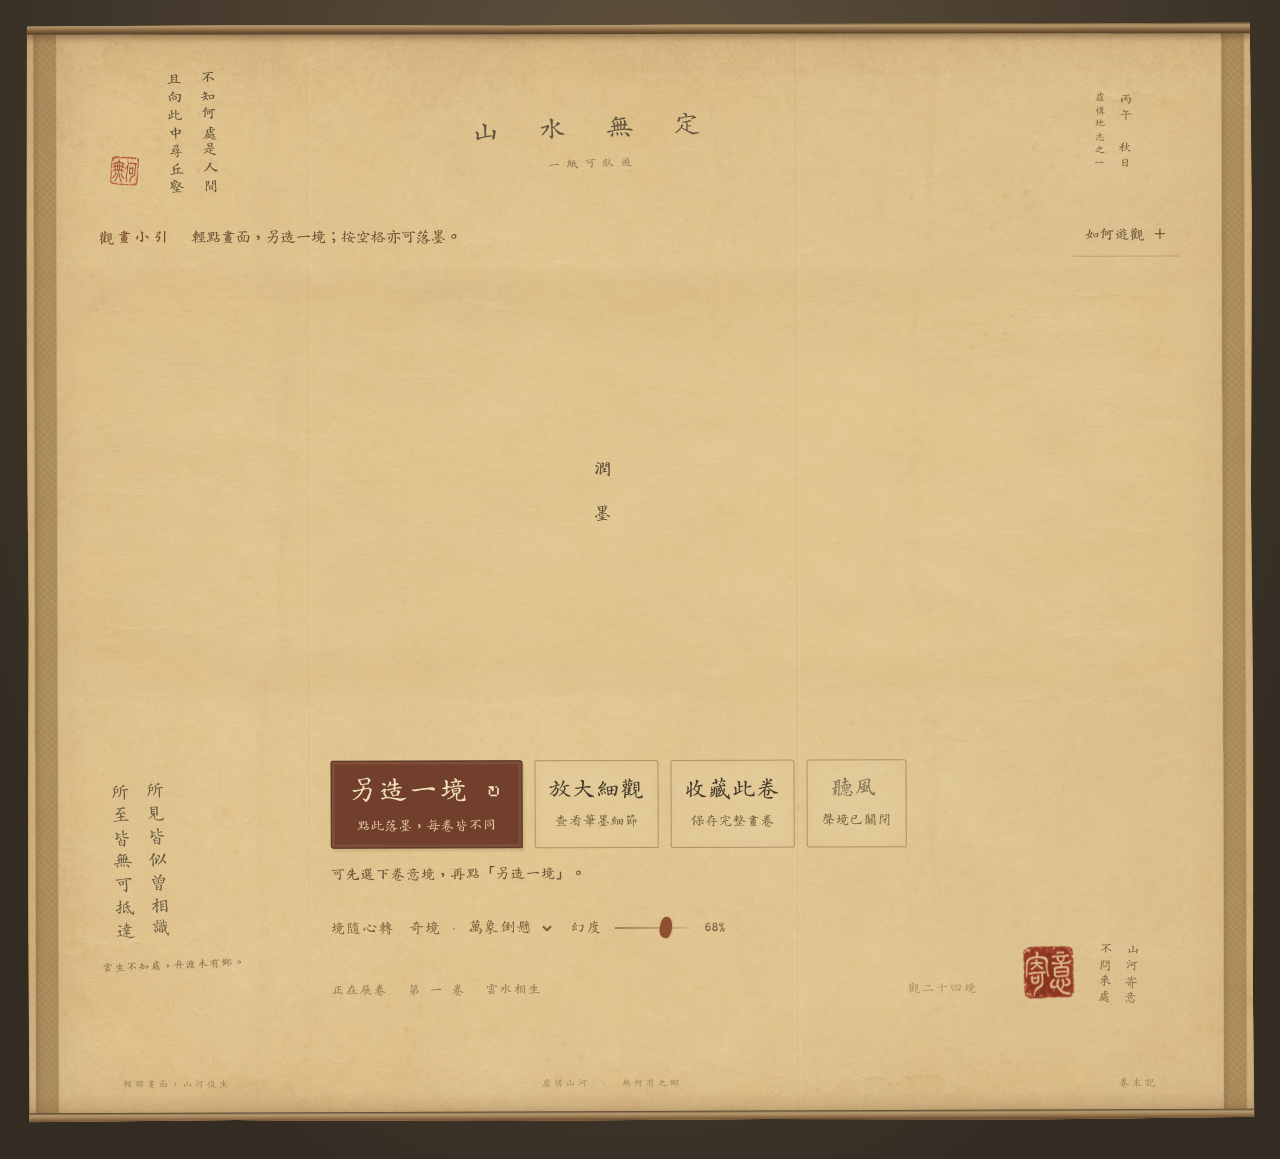
<file: index.html>
<!doctype html>
<html lang="zh-CN">
<head>
<meta charset="utf-8"><meta name="viewport" content="width=device-width,initial-scale=1"><meta name="theme-color" content="#c9ad75">
<meta name="description" content="无何有之乡。一纸虚构山河，二十四境，同入一卷。"><title>無何有之鄉 · 虚构山河卷</title><link rel="stylesheet" href="style.css?v=brush-5">
</head>
<body>
<main class="scroll-page">
  <div class="roller roller-top" aria-hidden="true"></div><div class="roller roller-bottom" aria-hidden="true"></div>
  <div class="silk-edge silk-left" aria-hidden="true"></div><div class="silk-edge silk-right" aria-hidden="true"></div>
  <header class="opening">
    <h1 class="sr-only">無何有之鄉 · 虚构山河卷</h1>
    <div class="opening-note"><span class="small-seal" aria-hidden="true"></span><p>不知何處是人間<br>且向此中尋丘壑</p></div>
    <div class="opening-title"><span>山 水 無 定</span><small>一紙可臥遊</small></div>
    <p class="opening-date">丙午　秋日<br><span>虛構地志之一</span></p>
  </header>
  <section class="view-guide" aria-label="观画指引">
    <p><b>觀畫小引</b><span class="desktop-guide">輕點畫面，另造一境；按空格亦可落墨。</span><span class="phone-guide">左右滑動游觀，輕點畫面即可另造一境。</span></p>
    <button id="guide-toggle" aria-expanded="false" aria-controls="guide-details">如何遊觀 ＋</button>
    <div id="guide-details" hidden><p>一、點「另造一境」，二十四境同時重生。<br>二、手機可左右滑動畫卷，點「全卷」看完整構圖。<br>三、點「放大細觀」看筆觸，點「收藏此卷」保存整幅畫。<br>四、下方可選平遠、奇境或幻境；選好後再造一卷。</p></div>
  </section>
  <section class="artwork" aria-label="虚构山河长卷">
    <div class="painting-viewport" id="painting-viewport" tabindex="0" role="region" aria-label="长卷游观区域，手机可左右滑动"><div class="canvas-wrap"><canvas id="landscape" width="3200" height="1200" tabindex="0" role="button" aria-label="水墨长卷，点击或按回车另造一境" aria-busy="true"></canvas><div id="transition-label" aria-live="polite">展 卷</div></div></div>
    <div class="mobile-navigation"><span>左右展卷，輕觸造境</span><button id="miniature" aria-label="点击缩略图定位画卷"><canvas id="miniature-canvas" width="320" height="120" aria-hidden="true"></canvas><i id="navigator-window" aria-hidden="true"></i></button><button id="overview-toggle" aria-pressed="false">全卷</button></div>
    <p id="load-error" role="alert" hidden></p>
  </section>
  <section class="closing">
    <div class="afterword"><p>所見皆似曾相識<br>所至皆無可抵達</p><span>雲生不知處，舟渡未有鄉。</span></div>
    <div class="interaction">
      <div class="actions" aria-label="观画操作">
        <button id="regenerate" disabled><span class="action-title">另造一境 ↻</span><small>點此落墨，每卷皆不同</small></button>
        <button id="inspect" disabled><span class="action-title">放大細觀</span><small>查看筆墨細節</small></button>
        <button id="save" disabled><span class="action-title">收藏此卷</span><small>保存完整畫卷</small></button>
        <button id="sound" aria-pressed="false"><span class="action-title">聽風</span><small id="sound-status">聲境已關閉</small></button>
      </div>
      <p class="action-hint">可先選下卷意境，再點「另造一境」。</p>
      <div class="composition-tools" aria-label="下卷意境">
        <div class="choice-group"><label for="mode">境隨心轉</label><select id="mode"><option value="wander">平遠 · 山水相續</option><option value="fold" selected>奇境 · 萬象倒懸</option><option value="rift">幻境 · 天地錯置</option></select></div>
        <div class="choice-group"><label class="range-label" for="intensity">幻度</label><input id="intensity" type="range" min="0" max="100" value="68"><output id="intensity-value" for="intensity">68%</output></div>
      </div>
      <div class="quiet-status"><span id="state" role="status">正在展卷</span><span>第 <b id="generation">一</b> 卷</span><span id="composition-name">雲水相生</span><button id="grid" aria-pressed="false"><span>觀二十四境</span></button></div>
    </div>
    <div class="collector-note"><span class="collector-seal" aria-hidden="true"></span><p>山河寄意<br>不問來處</p></div>
  </section>
  <footer><span>輕觸畫面，山河復生</span><span>虛構山河　·　無何有之鄉</span><button id="work-note-toggle" aria-expanded="false" aria-controls="work-note">卷末記</button></footer>
  <p id="work-note" hidden>以《天書》似是而非之意，寄虛構山河於一紙。此為獨立數字作品，非古畫，亦非徐冰作品。水墨圖像由 AI 預先創作，展卷時依山勢、水脈與留白在本機重新造境。</p>
</main>
<dialog id="viewer" aria-labelledby="viewer-title"><div class="viewer-toolbar"><span id="viewer-title">展卷細觀 <small>原大後可左右滑動</small></span><div><button id="zoom-out">全卷</button><button id="zoom-in">原大 ＋</button><button id="viewer-close" aria-label="关闭细观">收卷 ×</button></div></div><div class="viewer-scroll"><img id="detail-image" alt="当前完整水墨画卷"></div></dialog>
<script src="assets/font-library.js?v=brush-5"></script><script src="assets/ink-library.js?v=brush-5"></script><script src="assets/scroll-materials.js?v=colophon-6"></script><script src="assets/wonders-library.js?v=brush-5"></script><script src="app.js?v=colophon-6"></script>
</body></html>
</file>
<file: style.css>
:root{--ink:#453b2c;--faded:#86734e;--cinnabar:#883b28;--paper:#d9c18e;--paper-image:none;--seal-image:none;--font:'Kaiti SC',STKaiti,KaiTi,'Noto Serif CJK SC','Songti SC',SimSun,serif}
*{box-sizing:border-box}html{min-width:300px}body{margin:0;color:var(--ink);font-family:var(--font);background:#3d3427;background-image:radial-gradient(ellipse at 50% 20%,#655540 0%,#342c23 80%);padding:24px 0 38px}button,select{font-family:inherit;color:inherit}button{border:0;background:none;cursor:pointer;font-size:15px;padding:9px 7px;letter-spacing:3px}button:disabled{opacity:.32;cursor:wait}button:hover{color:var(--cinnabar)}button:focus-visible,select:focus-visible,canvas:focus-visible{outline:1px dashed #8e4931;outline-offset:7px}.sr-only{position:absolute;width:1px;height:1px;overflow:hidden;clip-path:inset(50%);white-space:nowrap}
.scroll-page{position:relative;isolation:isolate;width:calc(100% - 54px);max-width:1900px;margin:0 auto;min-height:96vh;padding:0 4.8% 30px;background-color:var(--paper);background-image:linear-gradient(90deg,#6c482328,#e4cc8b00 6%,#f5db9b06 47%,#76522419),var(--paper-image);background-size:100% 100%,100% 100%;box-shadow:0 4px 3px #0006,0 18px 45px #0007,inset 0 0 60px #764b2830;border-top:7px solid #8e7150;border-bottom:9px solid #765b3d;transform:rotate(-.16deg);clip-path:polygon(.12% .1%,18% 0,40% .13%,69% 0,86% .1%,99.86% 0,100% 18%,99.85% 43%,100% 65%,99.9% 89%,100% 99.8%,82% 100%,61% 99.88%,39% 100%,17% 99.85%,.08% 100%,0 75%,.13% 54%,0 32%)}
.scroll-page:before{content:'';position:absolute;inset:0;pointer-events:none;z-index:5;background:linear-gradient(180deg,#4f341f36,transparent 18px,transparent calc(100% - 28px),#5a3c242b),linear-gradient(90deg,transparent 22.9%,#63401f0a 23%,#fff0b213 23.12%,transparent 23.3%,transparent 62.7%,#62422510 62.8%,#ffe3a313 62.9%,transparent 63.15%);box-shadow:inset 0 0 2px #63411a77}
.silk-edge{position:absolute;top:0;bottom:0;width:22px;z-index:-1;opacity:.65;background-color:#977847;background-image:repeating-linear-gradient(45deg,#d8bc7828 0 1px,transparent 1px 5px),repeating-linear-gradient(-45deg,#4d3e2224 0 1px,transparent 1px 5px);box-shadow:inset 2px 0 5px #4a331e66,0 0 0 1px #5c452b33}.silk-left{left:8px}.silk-right{right:8px}
.opening{position:relative;height:190px;display:flex;align-items:center;justify-content:space-between;padding:30px 1.8% 0}.opening-note{display:flex;gap:19px;transform:rotate(-1.5deg);align-items:end;opacity:.85}.opening-note p{writing-mode:vertical-rl;line-height:2.4;letter-spacing:4px;font-size:14px;margin:0}.small-seal{display:block;width:33px;height:35px;background-image:var(--seal-image);background-size:300% 200%;background-position:0 0;transform:rotate(5deg);mix-blend-mode:multiply;opacity:.8;margin-bottom:12px}.opening-title{margin:15px 0 0 -12%;transform:rotate(-2deg);text-align:center}.opening-title>span{font-size:26px;letter-spacing:14px;opacity:.8;filter:url('#ink-rough')}.opening-title small{display:block;font-size:11px;letter-spacing:7px;margin-top:16px;opacity:.6}.opening-date{font-size:12px;letter-spacing:4px;line-height:2.1;writing-mode:vertical-rl;transform:rotate(1deg);color:#75613f;margin:0 3% 0 0}.opening-date span{font-size:10px;letter-spacing:3px;margin-right:8px}
.artwork{position:relative;margin:8px -2.4% 0;transform:rotate(.2deg)}.canvas-wrap{position:relative;aspect-ratio:8/3;cursor:crosshair}canvas{display:block;width:100%;height:100%;background:transparent}#transition-label{position:absolute;left:46%;top:45%;writing-mode:vertical-rl;font-size:17px;letter-spacing:9px;color:#5a4731;pointer-events:none;text-shadow:0 0 14px #e4cd9c,0 0 25px #e4cd9c}#transition-label:empty{display:none}#load-error{font-size:12px;color:var(--cinnabar);text-align:center}
.closing{display:flex;justify-content:space-between;align-items:center;gap:35px;margin:38px 1.5% 0}.afterword{transform:rotate(-2.1deg);min-width:135px}.afterword p{writing-mode:vertical-rl;font-size:18px;letter-spacing:5px;line-height:1.95;margin:0 10px 0 0;opacity:.75}.afterword>span{display:block;font-size:10px;letter-spacing:2px;color:#7e6845;margin:18px 0 0 -7px;white-space:nowrap}.interaction{margin:22px 0 0 5%;flex:1;max-width:650px}.actions{display:flex;align-items:center;gap:29px;transform:rotate(-.5deg)}#regenerate{position:relative;font-size:25px;letter-spacing:5px;line-height:1.2;padding:13px 17px 10px 0;white-space:nowrap}#regenerate:after{content:'';position:absolute;bottom:1px;left:1px;width:92%;height:1px;background:linear-gradient(90deg,#785f3b00,#785f3b90 20%,#785f3b18 83%,transparent);transform:rotate(-2deg)}#regenerate span{display:block;font-size:10px;letter-spacing:5px;text-align:left;margin-top:12px;opacity:.6}.actions>button:not(#regenerate){writing-mode:vertical-rl;min-height:62px;font-size:15px;letter-spacing:6px;padding:4px 8px;opacity:.78;transform:rotate(1deg)}#sound span{font-size:9px;letter-spacing:2px;opacity:.6;margin-right:4px}.composition-tools{display:flex;align-items:center;gap:12px;margin:25px 0 0;font-size:11px;flex-wrap:wrap;color:#76603e}.composition-tools label{letter-spacing:2px}.composition-tools select{border:0;background:transparent;font-size:12px;letter-spacing:1px;padding:4px 8px 4px 0;cursor:pointer;max-width:175px}.range-label{margin-left:16px}.composition-tools input{width:78px;accent-color:#7e5a39;cursor:pointer;height:12px}.composition-tools output{font-size:9px;letter-spacing:1px;min-width:25px}.quiet-status{display:flex;align-items:center;gap:20px;color:#8c7550;font-size:10px;letter-spacing:2px;margin:16px 0 0}.quiet-status b{font-weight:400}.quiet-status button{font-size:10px;letter-spacing:2px;padding:0;margin-left:auto;opacity:.65}.collector-note{display:flex;align-items:end;gap:12px;transform:rotate(3deg);margin-right:3%;align-self:end;padding-bottom:6px}.collector-note p{writing-mode:vertical-rl;font-size:12px;letter-spacing:4px;line-height:2.2;margin:0;color:#7a6442}.collector-seal{display:block;width:58px;height:62px;background-image:var(--seal-image);background-size:300% 200%;background-position:100% 100%;mix-blend-mode:multiply;opacity:.85;transform:rotate(-5deg)}
footer{display:flex;justify-content:space-between;gap:20px;margin:65px 3% 0;color:#8c7550;font-size:9px;letter-spacing:3px;align-items:center;opacity:.8}footer span:nth-child(2){margin-right:12%}footer button{font-size:10px;letter-spacing:3px;color:#846c47;padding:2px}#work-note{max-width:550px;margin:23px 4% 0 auto;font-size:11px;letter-spacing:1px;line-height:2.2;color:#806846}
dialog{width:96vw;max-width:1900px;padding:0;background:#d9c18e;border:8px solid #957345;color:var(--ink);box-shadow:0 20px 90px #0008}dialog::backdrop{background:#231c13db;backdrop-filter:blur(5px)}.viewer-toolbar{display:flex;align-items:center;justify-content:space-between;padding:9px 22px;font-size:14px;background:var(--paper-image);background-size:cover}.viewer-toolbar small{color:#806947;font-size:10px;margin-left:18px}.viewer-toolbar button{font-size:12px;margin-left:15px}.viewer-scroll{max-height:82vh;overflow:auto;touch-action:pan-x pan-y}.viewer-scroll img{display:block;width:100%;height:auto}
@media(min-width:1700px){.opening{height:220px}.closing{margin-top:48px}}
@media(max-width:1000px){.closing{gap:18px}.actions{gap:18px}.interaction{margin-left:2%}.collector-note{margin-right:0}.composition-tools{gap:7px}.range-label{margin-left:5px}.composition-tools select{max-width:160px}.quiet-status{gap:12px}.afterword p{font-size:16px}.collector-seal{width:45px;height:48px}.opening-title{margin-left:-3%}}
@media(max-width:700px){body{padding:12px 0 20px}.scroll-page{width:calc(100% - 18px);padding:0 5.2% 23px;min-height:96vh;border-top-width:5px;border-bottom-width:6px}.silk-edge{width:9px}.silk-left{left:3px}.silk-right{right:3px}.opening{height:155px;padding:20px 3% 0}.opening-note{gap:10px}.opening-note p{font-size:10px;letter-spacing:3px;line-height:2}.small-seal{width:24px;height:26px;margin-bottom:4px}.opening-title{margin:23px 0 0 -7%}.opening-title>span{font-size:19px;letter-spacing:5px}.opening-title small{font-size:8px;letter-spacing:3px;margin-top:10px}.opening-date{font-size:9px;letter-spacing:3px;margin:0}.opening-date span{font-size:8px;letter-spacing:2px}.artwork{margin:9px -3.8% 0}.canvas-wrap{aspect-ratio:8/3}.closing{margin:27px 2% 0;display:grid;grid-template-columns:1fr 1fr;gap:25px 5px}.interaction{grid-column:1/-1;grid-row:1;margin:0 5px}.actions{justify-content:space-between;gap:10px}#regenerate{font-size:23px;letter-spacing:4px;padding-top:5px}#regenerate span{font-size:8px;letter-spacing:4px}.actions>button:not(#regenerate){font-size:13px;letter-spacing:4px;min-height:52px;padding:4px}#sound span{font-size:8px}.composition-tools{font-size:10px;margin-top:19px;gap:4px}.composition-tools label{letter-spacing:1px}.composition-tools select{font-size:10px;max-width:130px;padding-right:2px}.composition-tools input{width:48px}.composition-tools output{font-size:8px;min-width:20px}.range-label{margin-left:auto}.quiet-status{font-size:8px;gap:9px;letter-spacing:1px;margin-top:16px}.quiet-status button{font-size:8px;letter-spacing:1px}.afterword{min-width:0;margin:5px 0 0 12px}.afterword p{font-size:14px;letter-spacing:3px;line-height:2}.afterword>span{font-size:7px;letter-spacing:1px;margin-top:12px}.collector-note{justify-self:end;margin-right:7px;padding-bottom:20px}.collector-note p{font-size:10px;letter-spacing:3px}.collector-seal{width:44px;height:47px}footer{margin:35px 3% 0;font-size:7px;letter-spacing:1px;gap:8px}footer span:nth-child(2){display:none}footer button{font-size:8px;letter-spacing:2px}#work-note{font-size:10px;margin:18px 5px 0}.viewer-toolbar{padding:8px;font-size:11px;gap:10px}.viewer-toolbar small{display:none}.viewer-toolbar button{font-size:10px;margin-left:4px;padding:7px 3px;letter-spacing:1px}dialog{width:98vw;border-width:4px}#transition-label{font-size:10px;letter-spacing:5px}}
.scroll-page{background-image:linear-gradient(rgba(218,205,174,.66),rgba(218,205,174,.66)),linear-gradient(90deg,#6c482328,transparent 6%,#f5db9b06 47%,#76522419),var(--paper-image)}
.canvas-wrap{-webkit-mask-image:linear-gradient(180deg,transparent,#000 7%,#000 93%,transparent),linear-gradient(90deg,transparent,#000 4%,#000 96%,transparent);mask-image:linear-gradient(180deg,transparent,#000 7%,#000 93%,transparent),linear-gradient(90deg,transparent,#000 4%,#000 96%,transparent);-webkit-mask-composite:source-in;mask-composite:intersect}
.roller{position:absolute;left:0;right:0;height:11px;z-index:8;background:linear-gradient(180deg,#55412d,#b29a6f 22%,#aa8b60 37%,#795a39 72%,#513d29);box-shadow:0 3px 7px #593c2866}.roller-top{top:-1px;transform:rotate(.1deg)}.roller-bottom{bottom:-1px;transform:rotate(-.06deg)}.scroll-page{border-top:0;border-bottom:0}.composition-tools input{-webkit-appearance:none;appearance:none;height:2px;background:linear-gradient(90deg,#6e4c2a88,#96754555 80%,#8f6f410a);border:0;outline-offset:8px}.composition-tools input::-webkit-slider-thumb{-webkit-appearance:none;width:7px;height:10px;background:#8e4f30;border-radius:40% 55% 35% 45%;transform:rotate(12deg);box-shadow:0 0 2px #6c422166}.composition-tools input::-moz-range-thumb{width:7px;height:10px;border:0;background:#8e4f30;border-radius:40%}.composition-tools input::-moz-range-track{background:#99713c55;height:1px}
/* One composition, two reading distances: desktop panorama, handheld scroll. */
.painting-viewport{position:relative;width:100%;overflow:hidden}.mobile-navigation{display:none}
@media(max-width:700px){
  .opening{height:112px;padding-top:13px}.opening-note p{font-size:9px;letter-spacing:2px}.opening-date{font-size:8px}.opening-title{margin-top:7px}.opening-title small{margin-top:7px}.small-seal{width:20px;height:22px}
  .painting-viewport{overflow-x:auto;overflow-y:hidden;overscroll-behavior-x:contain;touch-action:pan-x pan-y;scrollbar-width:none;-webkit-overflow-scrolling:touch}
  .painting-viewport::-webkit-scrollbar{display:none}
  .painting-viewport .canvas-wrap{--view-height:clamp(330px,54vh,540px);height:var(--view-height);width:calc(var(--view-height) * 8 / 3);min-width:100%;aspect-ratio:8/3;cursor:grab;-webkit-mask-image:linear-gradient(180deg,transparent,#000 6%,#000 94%,transparent);mask-image:linear-gradient(180deg,transparent,#000 6%,#000 94%,transparent)}
  .painting-viewport:active .canvas-wrap{cursor:grabbing}
  .painting-viewport.overview .canvas-wrap{width:100%;height:auto;min-width:0;aspect-ratio:8/3}
  .mobile-navigation{display:flex;align-items:center;justify-content:space-between;gap:10px;padding:11px 9px 0;color:#7e6845;font-size:9px;letter-spacing:1px}
  .mobile-navigation>span{max-width:125px;line-height:1.7}
  #overview-toggle{font-size:12px;letter-spacing:2px;min-height:42px;padding:8px 5px;white-space:nowrap}
  #miniature{position:relative;width:104px;height:39px;padding:0;flex-shrink:0;opacity:.85;border-bottom:1px solid #86683b66;touch-action:manipulation}
  #miniature-canvas{width:100%;height:100%;display:block;pointer-events:none}
  #navigator-window{position:absolute;top:1px;bottom:1px;left:0;width:30%;border:1px solid #8b4e2d99;background:#e8d7ae15;box-shadow:0 0 4px #eee0b455 inset;pointer-events:none}
  .closing{margin-top:20px}.canvas-wrap #transition-label{left:50%;font-size:13px}
}
@media(max-width:360px){.mobile-navigation{font-size:8px;gap:5px}#miniature{width:86px;height:32px}.composition-tools{gap:3px}.composition-tools select{max-width:122px}}
@media(max-width:1000px) and (max-height:550px){.opening{height:108px}.closing{margin-top:15px}}

@supports(height:1svh){@media(max-width:700px){.painting-viewport .canvas-wrap{--view-height:clamp(330px,54svh,540px)}}}
/* Clear interaction marks, set in a locally embedded, upright regular script. */
:root{--font:'Atlas ZhengKai','Kaiti SC',STKaiti,KaiTi,serif}
.view-guide{position:relative;margin:0 1% 8px;color:#665032;font-size:15px;line-height:1.8;display:flex;align-items:center;justify-content:space-between;flex-wrap:wrap;gap:7px 18px}
.view-guide>p{margin:0}.view-guide b{font-weight:400;letter-spacing:3px;color:#714526;margin-right:20px}.phone-guide{display:none}.view-guide button{font-size:14px;letter-spacing:1px;min-height:44px;padding:8px 12px;border-bottom:1px solid #97724366}.view-guide button[aria-expanded=true]{color:#8b3b27}
#guide-details{width:100%;font-size:15px;line-height:2.1;padding:10px 18px;margin:0 0 9px;background:#e7d6aa44;border-left:2px solid #956b3c66}#guide-details p{margin:0}
.interaction{max-width:720px}.actions{gap:12px;flex-wrap:wrap;align-items:stretch;transform:none}
.actions>button,#regenerate{display:flex;flex-direction:column;justify-content:center;align-items:center;writing-mode:horizontal-tb;min-height:78px;min-width:123px;padding:12px 13px;border:1px solid #87613988;border-radius:2px 3px 1px 3px;box-shadow:inset 0 0 12px #61451c08;background:#e7d6ae38;letter-spacing:2px;transform:none;opacity:1}
.actions>button:not(#regenerate){writing-mode:horizontal-tb;min-height:78px;font-size:20px;letter-spacing:2px;padding:12px 13px;transform:none;opacity:1}
.actions .action-title,#regenerate .action-title{display:block;font-size:22px;line-height:1.3;letter-spacing:2px;margin:0;text-align:center;opacity:1}
.actions small,#regenerate small,#sound #sound-status{display:block;font:13px/1.6 var(--font);letter-spacing:1px;color:#725b39;margin:7px 0 0;opacity:1}
.actions #regenerate{min-width:192px;background:#713f2c;color:#f0dfb8;border:1px solid #4e3124;box-shadow:inset 0 0 0 3px #d9ba7f20,2px 3px 2px #64412520}
#regenerate .action-title{font-size:27px;letter-spacing:3px}#regenerate small{color:#e5cca1}#regenerate:after{display:none}
.actions #sound{min-width:100px}#sound .action-title{font-size:21px}#sound[aria-pressed=true]{background:#b8996240;border-color:#754931}
.actions>button:hover:not(:disabled){background:#e4c98b88;border-color:#71452c;color:#5c3425}.actions #regenerate:hover:not(:disabled){background:#8b4d32;color:#f4e5c4}
.actions>button:disabled{opacity:.42}.action-hint{font-size:14px;line-height:1.8;letter-spacing:1px;color:#695333;margin:13px 0 0}
.composition-tools{margin-top:17px;font-size:14px;gap:11px}.composition-tools select{font-size:15px;min-height:44px;padding:8px 7px 8px 0;max-width:205px}.composition-tools input{height:44px;min-width:78px;background-size:100% 2px;background-repeat:no-repeat;background-position:center}.composition-tools input::-webkit-slider-thumb{width:12px;height:21px}.composition-tools input::-moz-range-thumb{width:12px;height:21px}.composition-tools output{font-size:12px;min-width:33px}.quiet-status{font-size:12px}.quiet-status button{font-size:12px;min-height:44px;padding:8px}
@media(max-width:1000px){.actions>button:not(#regenerate),.actions>button{min-width:110px}.actions #regenerate{min-width:175px}.actions{gap:9px}.actions #sound{min-width:94px}.actions .action-title{font-size:20px}.collector-note{display:none}}
@media(max-width:700px){
 .view-guide{font-size:13px;line-height:1.8;gap:0;margin:0 3px 4px}.desktop-guide{display:none}.phone-guide{display:inline}.view-guide b{font-size:14px;letter-spacing:2px;margin-right:8px}.view-guide>p{max-width:calc(100% - 90px)}.view-guide button{font-size:12px;padding:7px 5px;min-width:80px}.view-guide #guide-details{font-size:13px;padding:9px 10px}
 .interaction{margin:0}.actions{display:grid;grid-template-columns:repeat(3,minmax(0,1fr));gap:10px 7px;width:100%}.actions>button,.actions>button:not(#regenerate){min-width:0;min-height:75px;padding:11px 4px;letter-spacing:1px}.actions #regenerate{grid-column:1/-1;min-width:0;min-height:82px;padding:12px 8px}.actions #sound{min-width:0}.actions .action-title,.actions #sound .action-title{font-size:19px;letter-spacing:1px}.actions #regenerate .action-title{font-size:27px;letter-spacing:4px}.actions small,#regenerate small,#sound #sound-status{font-size:11px;letter-spacing:0;margin-top:7px}
 .action-hint{font-size:12px;margin-top:10px}.composition-tools{font-size:13px;gap:5px;margin-top:10px}.composition-tools label{font-size:13px;letter-spacing:1px}.composition-tools select{font-size:13px;max-width:160px;min-height:44px}.composition-tools input{width:65px;min-width:55px;height:44px}.composition-tools output{font-size:11px;min-width:30px}.composition-tools .range-label{margin-left:auto}.quiet-status{font-size:10px;gap:8px;margin-top:6px;flex-wrap:wrap}.quiet-status button{font-size:11px;min-height:44px;letter-spacing:1px;margin-left:auto}
 .mobile-navigation{font-size:11px;gap:9px;padding-top:9px}.mobile-navigation>span{max-width:112px}.mobile-navigation #overview-toggle{min-width:64px;min-height:46px;border:1px solid #87613977;border-radius:2px;background:#e9d7ac44;font-size:16px;padding:9px 6px;letter-spacing:1px}#miniature{height:44px;width:110px}.closing{margin-top:18px}.afterword{grid-row:2}.collector-note{display:flex;grid-row:2}.viewer-toolbar button{min-height:44px;font-size:14px;letter-spacing:1px;padding:8px}.viewer-toolbar{font-size:14px}
}
@media(max-width:360px){.actions .action-title,.actions #sound .action-title{font-size:18px}.composition-tools select{max-width:148px}.composition-tools .range-label{margin-left:0}.view-guide{font-size:12px}.mobile-navigation{font-size:10px}#miniature{width:88px;height:44px}}
.choice-group{display:flex;align-items:center;gap:10px;white-space:nowrap}.choice-group .range-label{margin-left:5px}.choice-group output{white-space:nowrap;flex-shrink:0}
@media(max-width:700px){.composition-tools{gap:6px 10px}.choice-group{gap:5px}.choice-group .range-label{margin-left:0}.choice-group select{max-width:128px}.choice-group input{min-width:50px;width:55px}.choice-group output{min-width:28px}}
</file>
